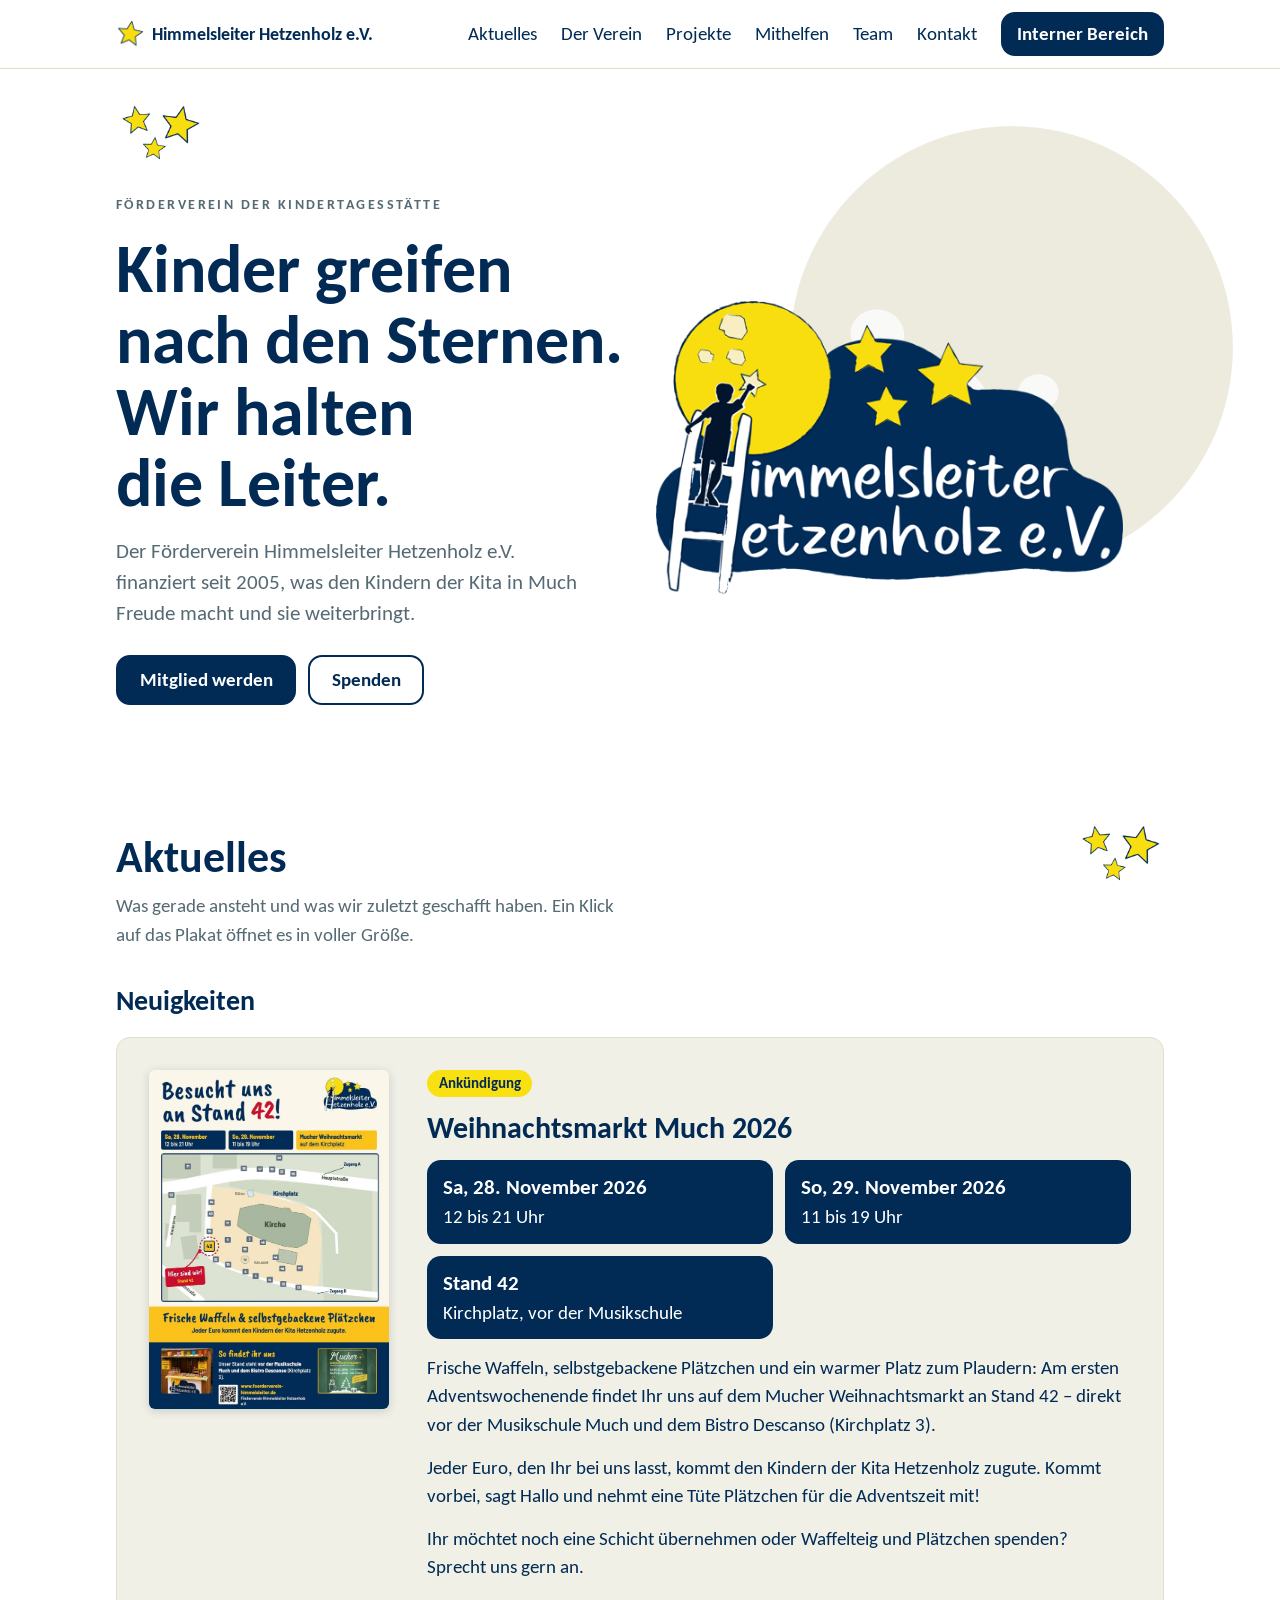
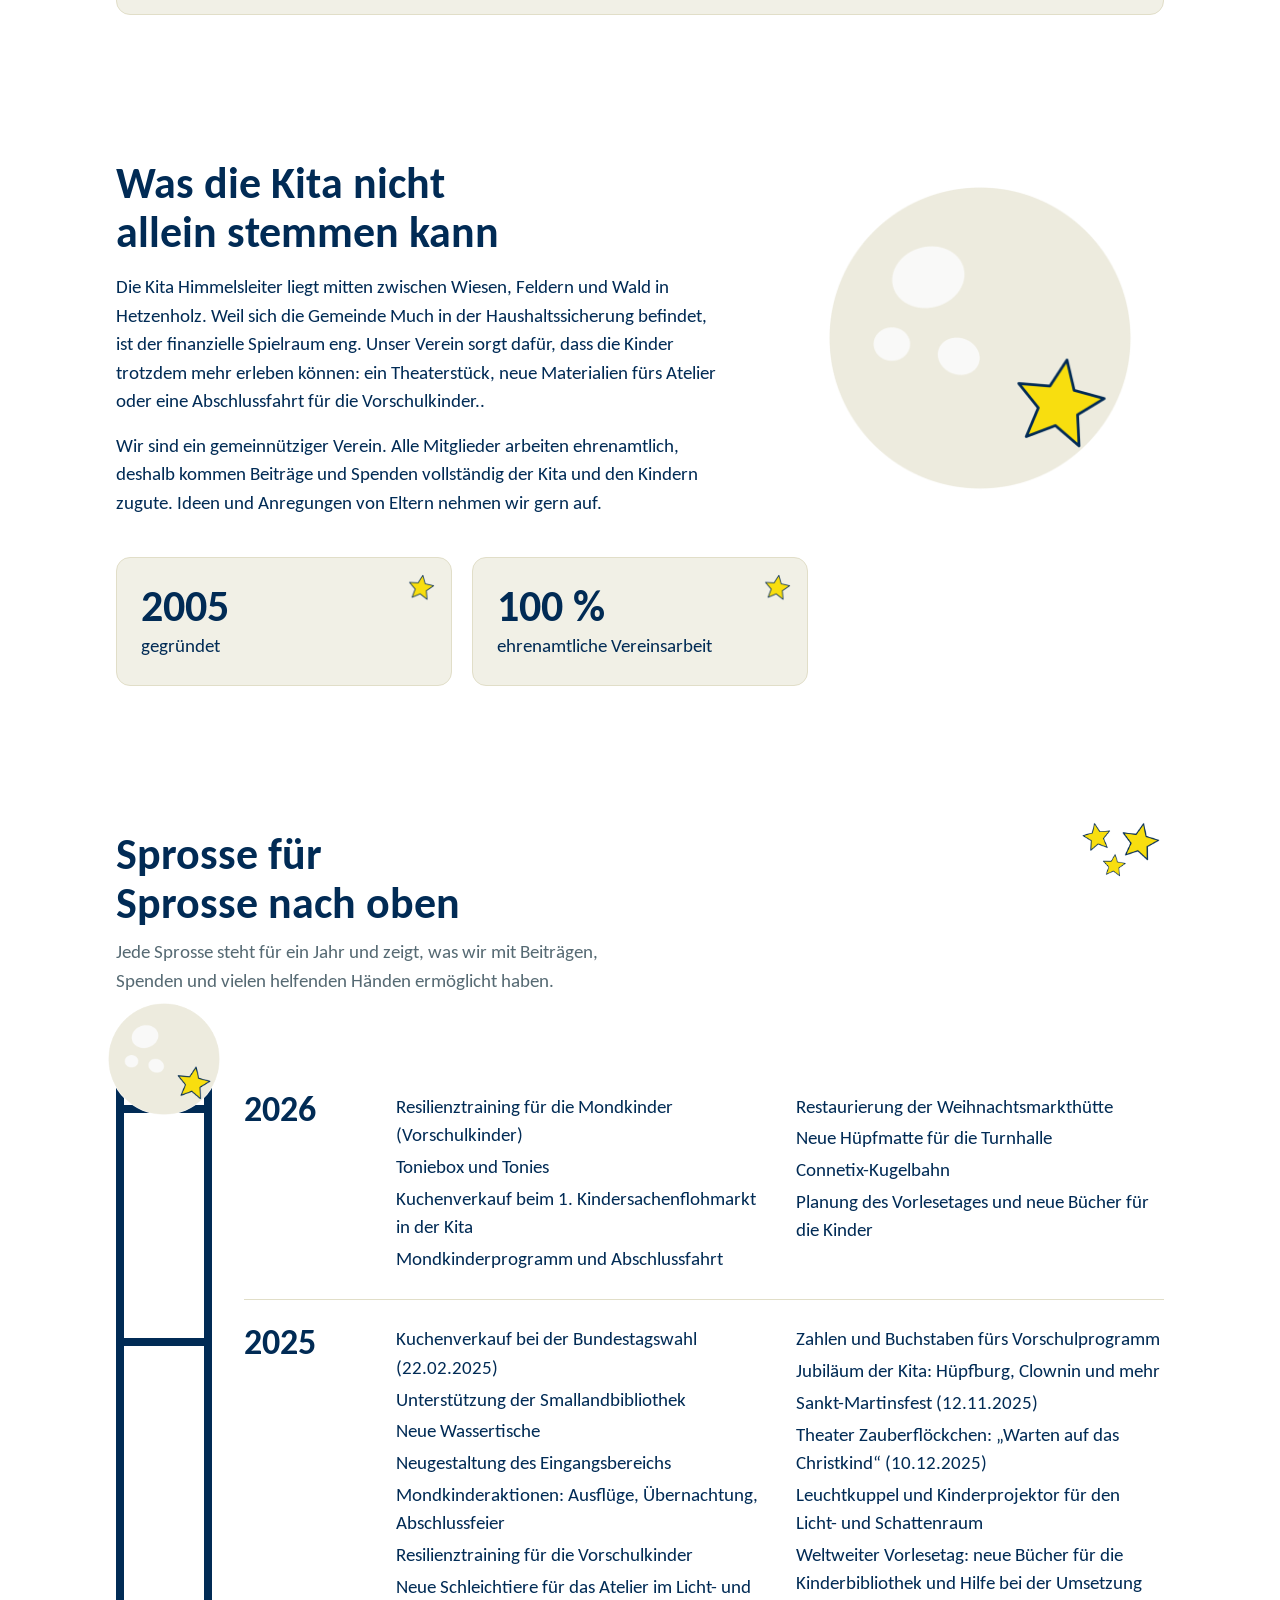
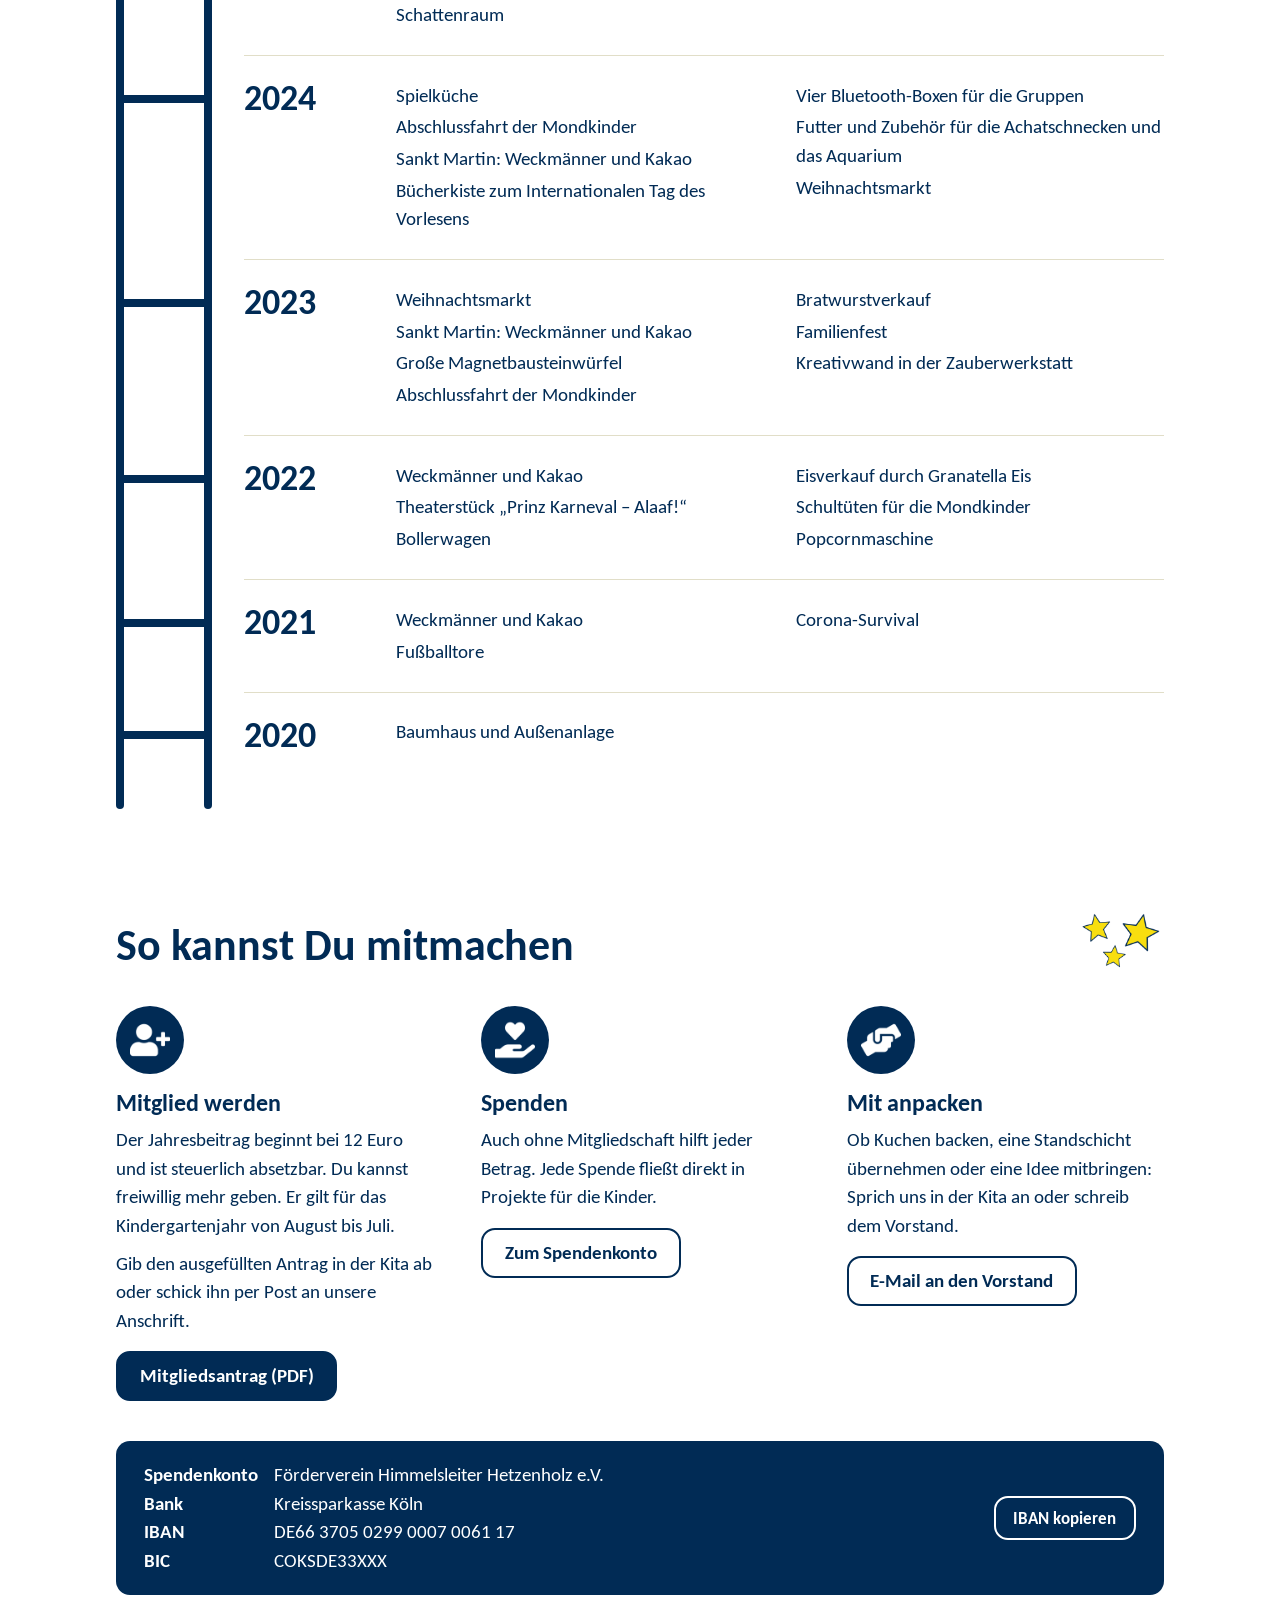
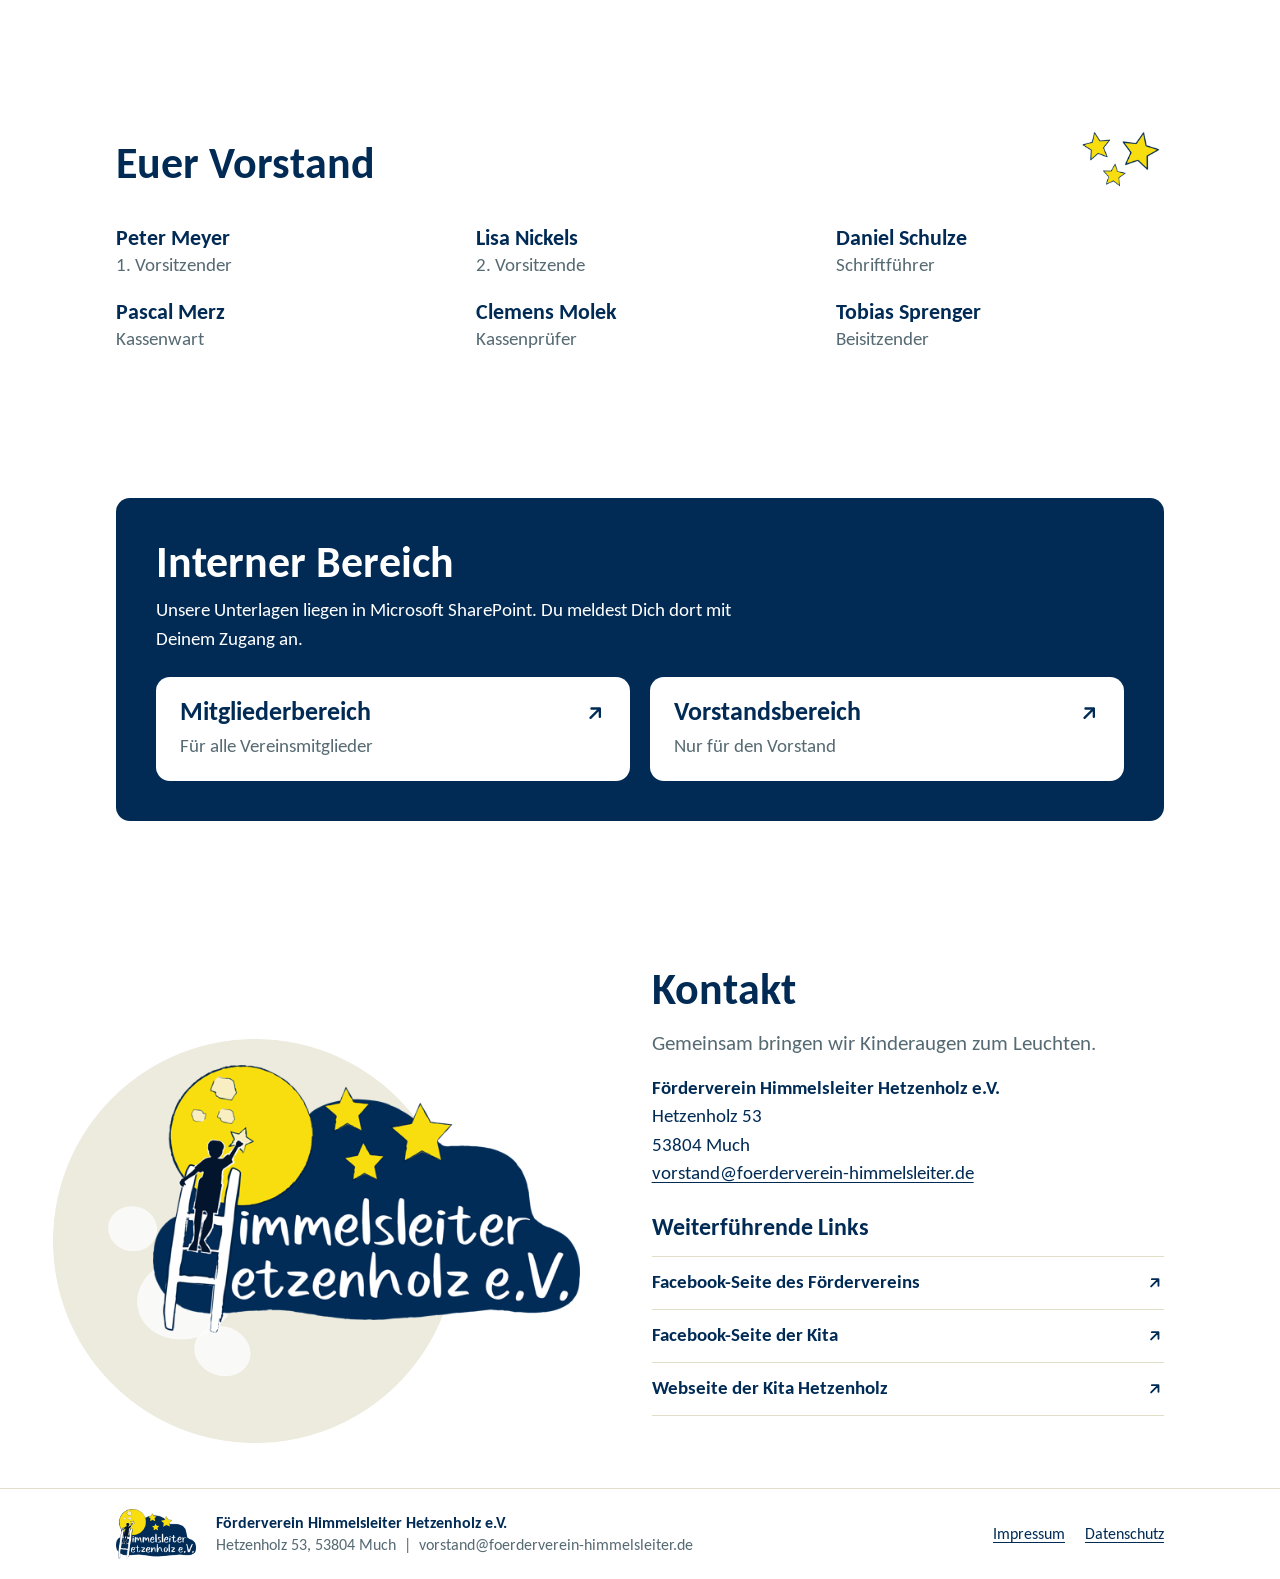
<file: index.html>
<!doctype html>
<html lang="de">
<head>
<meta charset="utf-8">
<meta name="viewport" content="width=device-width, initial-scale=1, viewport-fit=cover">
<title>Förderverein Himmelsleiter Hetzenholz</title>
<meta name="description" content="Der Förderverein Himmelsleiter Hetzenholz e.V. unterstützt die Kita in Much mit Aktionen und Ausstattung. Werde Mitglied, spende oder pack mit an.">
<meta property="og:title" content="Förderverein Himmelsleiter Hetzenholz e.V.">
<meta property="og:description" content="Kinder greifen nach den Sternen. Wir halten die Leiter.">
<meta property="og:image" content="img/vorschau.png">
<link rel="icon" href="img/favicon.svg" type="image/svg+xml">
<link rel="stylesheet" href="css/style.css">
</head>
<body>

<a class="sprung" href="#inhalt">Zum Inhalt springen</a>

<header class="kopf">
  <div class="innen">
    <a class="marke" href="index.html"><img src="img/stern.png" alt="" width="120" height="120"><span>Himmelsleiter Hetzenholz e.V.</span></a>
    <button class="nav-knopf" type="button" aria-expanded="false" aria-controls="nav">Menü</button>
    <nav class="nav" id="nav" aria-label="Hauptmenü">
      <ul>
        <li><a href="#aktuelles">Aktuelles</a></li>
        <li><a href="#verein">Der Verein</a></li>
        <li><a href="#projekte">Projekte</a></li>
        <li><a href="#mithelfen">Mithelfen</a></li>
        <li><a href="#team">Team</a></li>
        <li><a href="#kontakt">Kontakt</a></li>
        <li><a class="nav-intern" href="#intern">Interner Bereich</a></li>
      </ul>
    </nav>
  </div>
</header>

<main id="inhalt">

<section class="titel">
  <div class="innen">
    <div class="titel-text">
      <img class="titel-sterne" src="img/sterne.png" alt="" width="260" height="190">
      <p class="dachzeile">Förderverein der Kindertagesstätte</p>
      <h1>Kinder greifen nach den Sternen. <span>Wir halten die Leiter.</span></h1>
      <p>Der Förderverein Himmelsleiter Hetzenholz e.V. finanziert seit 2005, was den Kindern der Kita in Much Freude macht und sie weiterbringt.</p>
      <div class="knoepfe">
        <a class="knopf knopf-voll" href="#mithelfen">Mitglied werden</a>
        <a class="knopf knopf-rand" href="#spenden">Spenden</a>
      </div>
    </div>
    <div class="mondbild">
      <img class="mond" src="img/mond.png" alt="" width="760" height="760">
      <img class="logo" src="img/logo.png" alt="Logo Himmelsleiter Hetzenholz e.V." width="520" height="328">
    </div>
  </div>
</section>

<section class="abschnitt" id="aktuelles">
  <div class="innen">
    <img class="sterne" src="img/sterne.png" alt="" width="260" height="190">
    <div class="abschnitt-kopf">
      <h2>Aktuelles</h2>
      <p class="leise">Was gerade ansteht und was wir zuletzt geschafft haben. Ein Klick auf das Plakat öffnet es in voller Größe.</p>
    </div>
    <!-- Die Bereiche zwischen AUTO-Markierungen werden automatisch aus SharePoint erzeugt
         (scripts/neuigkeiten.py). Änderungen von Hand dort werden beim nächsten Lauf überschrieben. -->
    <h3 class="unterkopf">Neuigkeiten</h3>
    <div class="termine-liste">
      <!-- AUTO:NEUIGKEITEN START -->
      <article class="aktuell">
        <a class="plakat" href="img/auto/8-8e041a1eda.jpg" target="_blank" rel="noopener"><img src="img/auto/8-8e041a1eda-klein.jpg" alt="Plakat: Weihnachtsmarkt Much 2026" width="640" height="905"></a>
        <div class="aktuell-text">
          <p class="art">Ankündigung</p>
          <h3>Weihnachtsmarkt Much 2026</h3>
          <div class="termine">
            <div class="termin"><b>Sa, 28. November 2026</b>12 bis 21 Uhr</div>
            <div class="termin"><b>So, 29. November 2026</b>11 bis 19 Uhr</div>
            <div class="termin"><b>Stand 42</b>Kirchplatz, vor der Musikschule</div>
          </div>
          <p>Frische Waffeln, selbstgebackene Plätzchen und ein warmer Platz zum Plaudern: Am ersten Adventswochenende findet Ihr uns auf dem Mucher Weihnachtsmarkt an Stand 42 – direkt vor der Musikschule Much und dem Bistro Descanso (Kirchplatz 3).</p>
          <p>Jeder Euro, den Ihr bei uns lasst, kommt den Kindern der Kita Hetzenholz zugute. Kommt vorbei, sagt Hallo und nehmt eine Tüte Plätzchen für die Adventszeit mit!</p>
          <p>Ihr möchtet noch eine Schicht übernehmen oder Waffelteig und Plätzchen spenden? Sprecht uns gern an.</p>
        </div>
      </article>
      <!-- AUTO:NEUIGKEITEN ENDE -->
    </div>
    <!-- AUTO:PROJEKTE START -->
    <!-- AUTO:PROJEKTE ENDE -->
  </div>
</section>

<section class="abschnitt" id="verein">
  <div class="innen">
    <div class="verein">
      <div class="verein-text">
        <h2>Was die Kita nicht allein stemmen kann</h2>
        <p>Die Kita Himmelsleiter liegt mitten zwischen Wiesen, Feldern und Wald in Hetzenholz. Weil sich die Gemeinde Much in der Haushaltssicherung befindet, ist der finanzielle Spielraum eng. Unser Verein sorgt dafür, dass die Kinder trotzdem mehr erleben können: ein Theaterstück, neue Materialien fürs Atelier oder eine Abschlussfahrt für die Vorschulkinder..</p>
        <p>Wir sind ein gemeinnütziger Verein. Alle Mitglieder arbeiten ehrenamtlich, deshalb kommen Beiträge und Spenden vollständig der Kita und den Kindern zugute. Ideen und Anregungen von Eltern nehmen wir gern auf.</p>
      </div>
      <img class="verein-bild" src="img/mond-stern.png" alt="" width="620" height="620" loading="lazy">
    </div>
    <dl class="zahlen">
      <div class="zahl"><img src="img/stern.png" alt="" width="120" height="120"><dt>2005</dt><dd>gegründet</dd></div>
      <div class="zahl"><img src="img/stern.png" alt="" width="120" height="120"><dt>100 %</dt><dd>ehrenamtliche Vereinsarbeit</dd></div>
    </dl>
  </div>
</section>

<section class="abschnitt" id="projekte">
  <div class="innen">
    <img class="sterne" src="img/sterne.png" alt="" width="260" height="190" loading="lazy">
    <div class="abschnitt-kopf">
      <h2>Sprosse für Sprosse nach oben</h2>
      <p class="leise">Jede Sprosse steht für ein Jahr und zeigt, was wir mit Beiträgen, Spenden und vielen helfenden Händen ermöglicht haben.</p>
    </div>
    <div class="leiter">
      <img class="leiter-mond" src="img/mond-stern.png" alt="" width="620" height="620" loading="lazy">
      <ol>
      <li class="jahr">
        <h3>2026</h3>
        <ul>
          <li>Resilienztraining für die Mondkinder (Vorschulkinder)</li>
          <li>Toniebox und Tonies</li>
          <li>Kuchenverkauf beim 1. Kindersachenflohmarkt in der Kita</li>
          <li>Mondkinderprogramm und Abschlussfahrt</li>
          <li>Restaurierung der Weihnachtsmarkthütte</li>
          <li>Neue Hüpfmatte für die Turnhalle</li>
          <li>Connetix-Kugelbahn</li>
          <li>Planung des Vorlesetages und neue Bücher für die Kinder</li>
        </ul>
      </li>
      <li class="jahr">
        <h3>2025</h3>
        <ul>
          <li>Kuchenverkauf bei der Bundestagswahl (22.02.2025)</li>
          <li>Unterstützung der Smallandbibliothek</li>
          <li>Neue Wassertische</li>
          <li>Neugestaltung des Eingangsbereichs</li>
          <li>Mondkinderaktionen: Ausflüge, Übernachtung, Abschlussfeier</li>
          <li>Resilienztraining für die Vorschulkinder</li>
          <li>Neue Schleichtiere für das Atelier im Licht- und Schattenraum</li>
          <li>Zahlen und Buchstaben fürs Vorschulprogramm</li>
          <li>Jubiläum der Kita: Hüpfburg, Clownin und mehr</li>
          <li>Sankt-Martinsfest (12.11.2025)</li>
          <li>Theater Zauberflöckchen: „Warten auf das Christkind“ (10.12.2025)</li>
          <li>Leuchtkuppel und Kinderprojektor für den Licht- und Schattenraum</li>
          <li>Weltweiter Vorlesetag: neue Bücher für die Kinderbibliothek und Hilfe bei der Umsetzung</li>
        </ul>
      </li>
      <li class="jahr">
        <h3>2024</h3>
        <ul>
          <li>Spielküche</li>
          <li>Abschlussfahrt der Mondkinder</li>
          <li>Sankt Martin: Weckmänner und Kakao</li>
          <li>Bücherkiste zum Internationalen Tag des Vorlesens</li>
          <li>Vier Bluetooth-Boxen für die Gruppen</li>
          <li>Futter und Zubehör für die Achatschnecken und das Aquarium</li>
          <li>Weihnachtsmarkt</li>
        </ul>
      </li>
      <li class="jahr">
        <h3>2023</h3>
        <ul>
          <li>Weihnachtsmarkt</li>
          <li>Sankt Martin: Weckmänner und Kakao</li>
          <li>Große Magnetbausteinwürfel</li>
          <li>Abschlussfahrt der Mondkinder</li>
          <li>Bratwurstverkauf</li>
          <li>Familienfest</li>
          <li>Kreativwand in der Zauberwerkstatt</li>
        </ul>
      </li>
      <li class="jahr">
        <h3>2022</h3>
        <ul>
          <li>Weckmänner und Kakao</li>
          <li>Theaterstück „Prinz Karneval – Alaaf!“</li>
          <li>Bollerwagen</li>
          <li>Eisverkauf durch Granatella Eis</li>
          <li>Schultüten für die Mondkinder</li>
          <li>Popcornmaschine</li>
        </ul>
      </li>
      <li class="jahr">
        <h3>2021</h3>
        <ul>
          <li>Weckmänner und Kakao</li>
          <li>Fußballtore</li>
          <li>Corona-Survival</li>
        </ul>
      </li>
      <li class="jahr">
        <h3>2020</h3>
        <ul>
          <li>Baumhaus und Außenanlage</li>
        </ul>
      </li>
      </ol>
    </div>
  </div>
</section>

<section class="abschnitt" id="mithelfen">
  <div class="innen">
    <img class="sterne" src="img/sterne.png" alt="" width="260" height="190" loading="lazy">
    <div class="abschnitt-kopf">
      <h2>So kannst Du mitmachen</h2>
    </div>
    <div class="wege">
      <div class="weg">
        <div class="rund-icon"><img src="img/icon-mitglied.png" alt="" width="96" height="96" loading="lazy"></div>
        <h3>Mitglied werden</h3>
        <p>Der Jahresbeitrag beginnt bei 12 Euro und ist steuerlich absetzbar. Du kannst freiwillig mehr geben. Er gilt für das Kindergartenjahr von August bis Juli.</p>
        <p>Gib den ausgefüllten Antrag in der Kita ab oder schick ihn per Post an unsere Anschrift.</p>
        <a class="knopf knopf-voll" href="https://www.kita-hetzenholz.de/wp-content/uploads/2024/07/Foerderverein-Himmelsleiter-Antrag-Mitgliedschaft.pdf" target="_blank" rel="noopener">Mitgliedsantrag (PDF)</a>
      </div>
      <div class="weg">
        <div class="rund-icon"><img src="img/icon-spenden.png" alt="" width="96" height="96" loading="lazy"></div>
        <h3>Spenden</h3>
        <p>Auch ohne Mitgliedschaft hilft jeder Betrag. Jede Spende fließt direkt in Projekte für die Kinder.</p>
        <a class="knopf knopf-rand" href="#spenden">Zum Spendenkonto</a>
      </div>
      <div class="weg">
        <div class="rund-icon"><img src="img/icon-anpacken.png" alt="" width="96" height="96" loading="lazy"></div>
        <h3>Mit anpacken</h3>
        <p>Ob Kuchen backen, eine Standschicht übernehmen oder eine Idee mitbringen: Sprich uns in der Kita an oder schreib dem Vorstand.</p>
        <a class="knopf knopf-rand" href="mailto:vorstand@foerderverein-himmelsleiter.de">E-Mail an den Vorstand</a>
      </div>
    </div>
    <div class="konto-band" id="spenden">
      <dl class="konto">
        <dt>Spendenkonto</dt><dd>Förderverein Himmelsleiter Hetzenholz e.V.</dd>
        <dt>Bank</dt><dd>Kreissparkasse Köln</dd>
        <dt>IBAN</dt><dd id="iban">DE66 3705 0299 0007 0061 17</dd>
        <dt>BIC</dt><dd>COKSDE33XXX</dd>
      </dl>
      <button class="kopieren" id="iban-kopieren" type="button">IBAN kopieren</button>
    </div>
  </div>
</section>

<section class="abschnitt" id="team">
  <div class="innen">
    <img class="sterne" src="img/sterne.png" alt="" width="260" height="190" loading="lazy">
    <div class="abschnitt-kopf">
      <h2>Euer Vorstand</h2>
    </div>
    <ul class="team">
      <li><b>Peter Meyer</b><span>1. Vorsitzender</span></li>
      <li><b>Lisa Nickels</b><span>2. Vorsitzende</span></li>
      <li><b>Daniel Schulze</b><span>Schriftführer</span></li>
      <li><b>Pascal Merz</b><span>Kassenwart</span></li>
      <li><b>Clemens Molek</b><span>Kassenprüfer</span></li>
      <li><b>Tobias Sprenger</b><span>Beisitzender</span></li>
    </ul>
  </div>
</section>

<section class="abschnitt" id="intern">
  <div class="innen">
    <div class="intern">
      <div class="abschnitt-kopf">
        <h2>Interner Bereich</h2>
        <p>Unsere Unterlagen liegen in Microsoft SharePoint. Du meldest Dich dort mit Deinem Zugang an.</p>
      </div>
      <div class="tueren">
        <a class="tuer" href="https://himmelsleiterhetzenholz.sharepoint.com/sites/Mitgliederbereich/SitePages/Home.aspx" target="_blank" rel="noopener">
          <strong>Mitgliederbereich <svg viewBox="0 0 24 24" fill="none" stroke="currentColor" stroke-width="2.5" stroke-linecap="round" stroke-linejoin="round" aria-hidden="true"><path d="M7 17 17 7M8 7h9v9"/></svg></strong>
          <span>Für alle Vereinsmitglieder</span>
        </a>
        <a class="tuer" href="https://himmelsleiterhetzenholz.sharepoint.com/sites/Vorstand/SitePages/CollabHome.aspx" target="_blank" rel="noopener">
          <strong>Vorstandsbereich <svg viewBox="0 0 24 24" fill="none" stroke="currentColor" stroke-width="2.5" stroke-linecap="round" stroke-linejoin="round" aria-hidden="true"><path d="M7 17 17 7M8 7h9v9"/></svg></strong>
          <span>Nur für den Vorstand</span>
        </a>
      </div>
    </div>
  </div>
</section>

<section class="abschnitt mond-ende" id="kontakt">
  <div class="innen kontakt">
    <div class="mondbild mondbild-links">
      <img class="mond" src="img/mond.png" alt="" width="760" height="760" loading="lazy">
      <img class="logo" src="img/logo.png" alt="Logo Himmelsleiter Hetzenholz e.V." width="520" height="328" loading="lazy">
    </div>
    <div class="kontakt-text">
      <h2>Kontakt</h2>
      <p class="kontakt-spruch">Gemeinsam bringen wir Kinderaugen zum Leuchten.</p>
      <p><b>Förderverein Himmelsleiter Hetzenholz e.V.</b><br>Hetzenholz 53<br>53804 Much<br><a href="mailto:vorstand@foerderverein-himmelsleiter.de">vorstand@foerderverein-himmelsleiter.de</a></p>
      <h3>Weiterführende Links</h3>
      <ul class="linkliste">
        <li><a href="https://www.facebook.com/foevhh/" target="_blank" rel="noopener">Facebook-Seite des Fördervereins <svg viewBox="0 0 24 24" fill="none" stroke="currentColor" stroke-width="2.5" stroke-linecap="round" stroke-linejoin="round" aria-hidden="true"><path d="M7 17 17 7M8 7h9v9"/></svg></a></li>
        <li><a href="https://www.facebook.com/profile.php?id=61573913341178" target="_blank" rel="noopener">Facebook-Seite der Kita <svg viewBox="0 0 24 24" fill="none" stroke="currentColor" stroke-width="2.5" stroke-linecap="round" stroke-linejoin="round" aria-hidden="true"><path d="M7 17 17 7M8 7h9v9"/></svg></a></li>
        <li><a href="https://www.kita-hetzenholz.de/" target="_blank" rel="noopener">Webseite der Kita Hetzenholz <svg viewBox="0 0 24 24" fill="none" stroke="currentColor" stroke-width="2.5" stroke-linecap="round" stroke-linejoin="round" aria-hidden="true"><path d="M7 17 17 7M8 7h9v9"/></svg></a></li>
      </ul>
    </div>
  </div>
</section>

</main>

<footer class="fuss">
  <div class="innen">
    <img src="img/logo.png" alt="Logo Himmelsleiter Hetzenholz e.V." width="520" height="328" loading="lazy">
    <p><b>Förderverein Himmelsleiter Hetzenholz e.V.</b><br>Hetzenholz 53, 53804 Much &nbsp;|&nbsp; vorstand@foerderverein-himmelsleiter.de</p>
    <nav aria-label="Rechtliches">
      <a href="impressum.html">Impressum</a>
      <a href="datenschutz.html">Datenschutz</a>
    </nav>
  </div>
</footer>

<script src="js/main.js"></script>
</body>
</html>
</file>
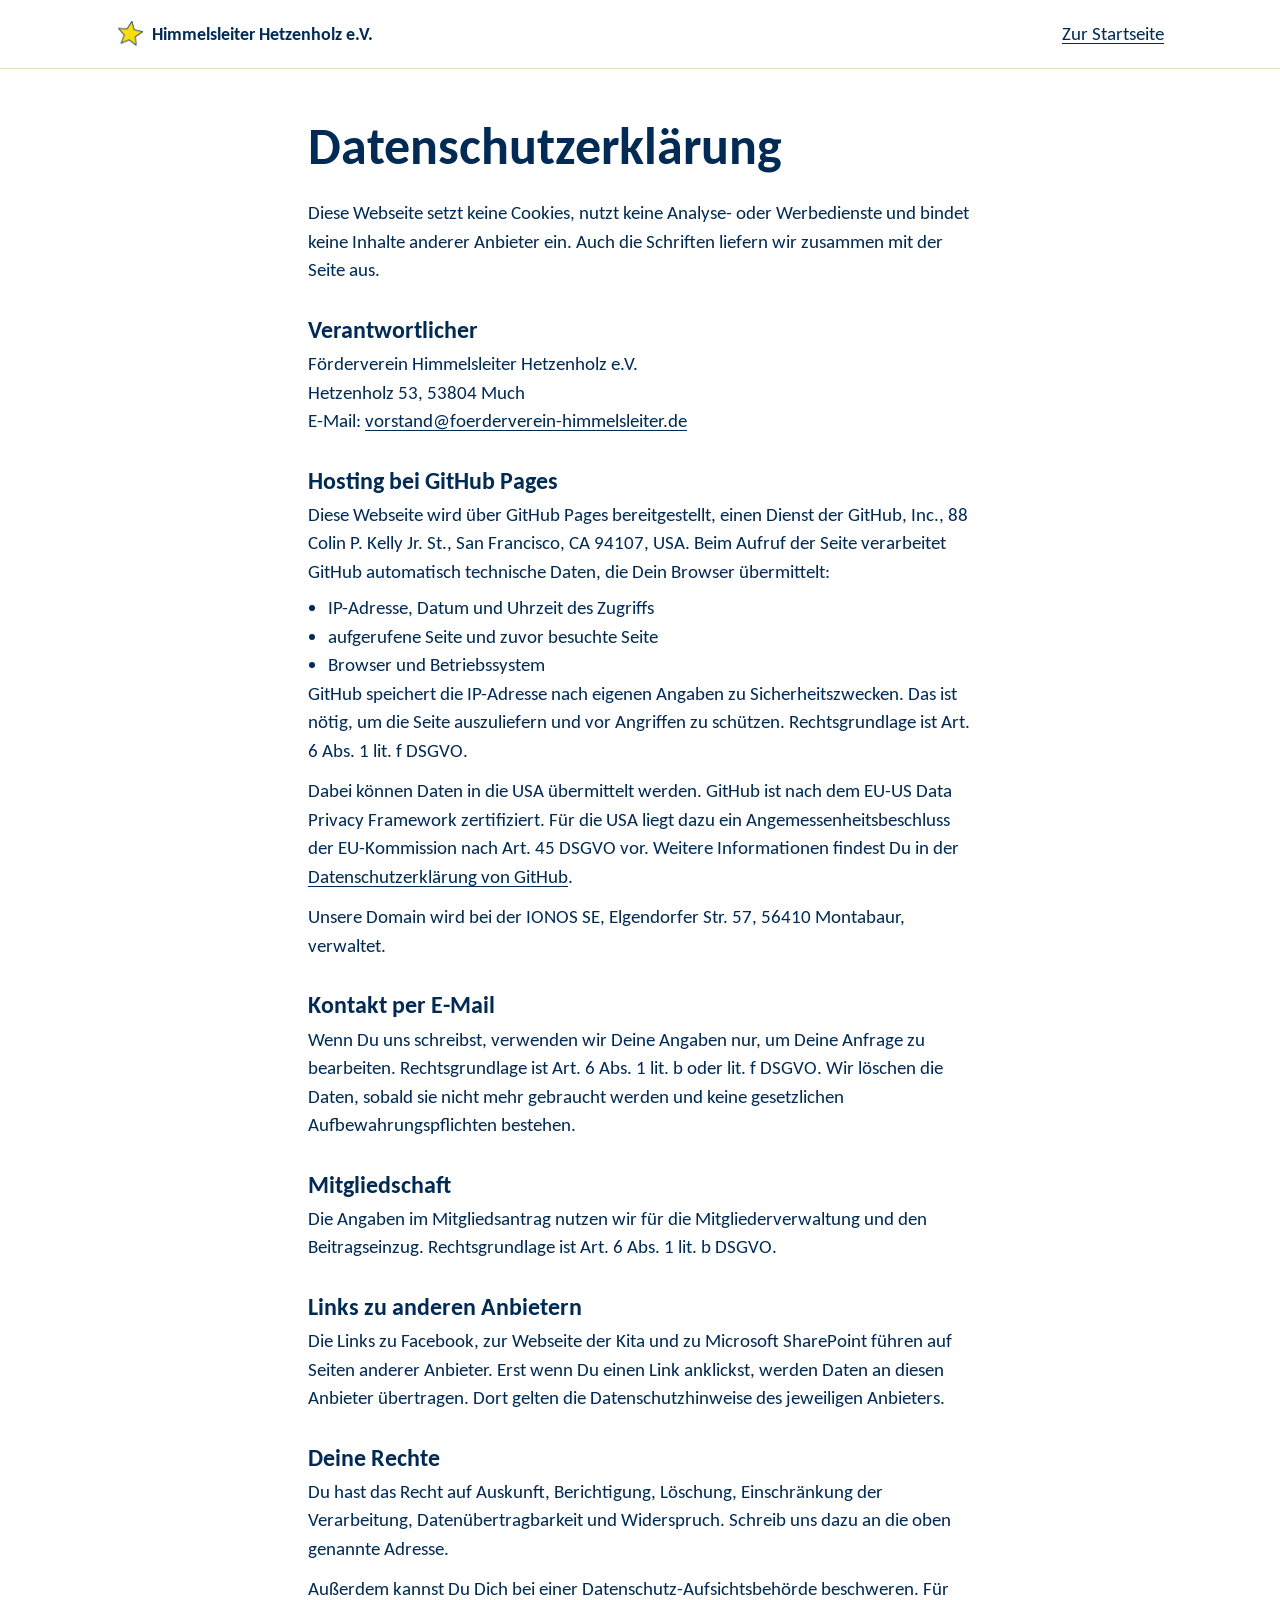
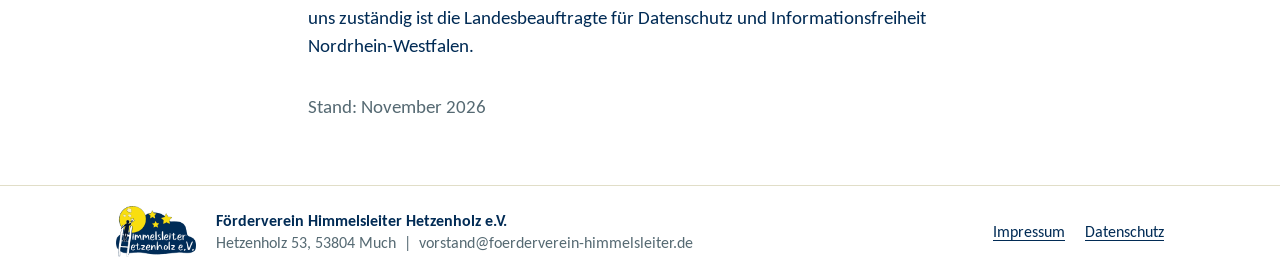
<file: datenschutz.html>
<!doctype html>
<html lang="de">
<head>
<meta charset="utf-8">
<meta name="viewport" content="width=device-width, initial-scale=1, viewport-fit=cover">
<title>Datenschutz – Förderverein Himmelsleiter Hetzenholz</title>
<link rel="icon" href="img/favicon.svg" type="image/svg+xml">
<link rel="stylesheet" href="css/style.css">
</head>
<body>
<header class="kopf">
  <div class="innen">
    <a class="marke" href="index.html"><img src="img/stern.png" alt="" width="120" height="120"><span>Himmelsleiter Hetzenholz e.V.</span></a>
    <a href="index.html">Zur Startseite</a>
  </div>
</header>
<main class="innen recht">
  <h1>Datenschutzerklärung</h1>
  <p>Diese Webseite setzt keine Cookies, nutzt keine Analyse- oder Werbedienste und bindet keine Inhalte anderer Anbieter ein. Auch die Schriften liefern wir zusammen mit der Seite aus.</p>

  <h2>Verantwortlicher</h2>
  <p>Förderverein Himmelsleiter Hetzenholz e.V.<br>Hetzenholz 53, 53804 Much<br>E-Mail: <a href="mailto:vorstand@foerderverein-himmelsleiter.de">vorstand@foerderverein-himmelsleiter.de</a></p>

  <h2>Hosting bei GitHub Pages</h2>
  <p>Diese Webseite wird über GitHub Pages bereitgestellt, einen Dienst der GitHub, Inc., 88 Colin P. Kelly Jr. St., San Francisco, CA 94107, USA. Beim Aufruf der Seite verarbeitet GitHub automatisch technische Daten, die Dein Browser übermittelt:</p>
  <ul>
    <li>IP-Adresse, Datum und Uhrzeit des Zugriffs</li>
    <li>aufgerufene Seite und zuvor besuchte Seite</li>
    <li>Browser und Betriebssystem</li>
  </ul>
  <p>GitHub speichert die IP-Adresse nach eigenen Angaben zu Sicherheitszwecken. Das ist nötig, um die Seite auszuliefern und vor Angriffen zu schützen. Rechtsgrundlage ist Art. 6 Abs. 1 lit. f DSGVO.</p>
  <p>Dabei können Daten in die USA übermittelt werden. GitHub ist nach dem EU-US Data Privacy Framework zertifiziert. Für die USA liegt dazu ein Angemessenheitsbeschluss der EU-Kommission nach Art. 45 DSGVO vor. Weitere Informationen findest Du in der <a href="https://docs.github.com/de/site-policy/privacy-policies/github-general-privacy-statement" target="_blank" rel="noopener">Datenschutzerklärung von GitHub</a>.</p>
  <p>Unsere Domain wird bei der IONOS SE, Elgendorfer Str. 57, 56410 Montabaur, verwaltet.</p>

  <h2>Kontakt per E-Mail</h2>
  <p>Wenn Du uns schreibst, verwenden wir Deine Angaben nur, um Deine Anfrage zu bearbeiten. Rechtsgrundlage ist Art. 6 Abs. 1 lit. b oder lit. f DSGVO. Wir löschen die Daten, sobald sie nicht mehr gebraucht werden und keine gesetzlichen Aufbewahrungspflichten bestehen.</p>

  <h2>Mitgliedschaft</h2>
  <p>Die Angaben im Mitgliedsantrag nutzen wir für die Mitgliederverwaltung und den Beitragseinzug. Rechtsgrundlage ist Art. 6 Abs. 1 lit. b DSGVO.</p>

  <h2>Links zu anderen Anbietern</h2>
  <p>Die Links zu Facebook, zur Webseite der Kita und zu Microsoft SharePoint führen auf Seiten anderer Anbieter. Erst wenn Du einen Link anklickst, werden Daten an diesen Anbieter übertragen. Dort gelten die Datenschutzhinweise des jeweiligen Anbieters.</p>

  <h2>Deine Rechte</h2>
  <p>Du hast das Recht auf Auskunft, Berichtigung, Löschung, Einschränkung der Verarbeitung, Datenübertragbarkeit und Widerspruch. Schreib uns dazu an die oben genannte Adresse.</p>
  <p>Außerdem kannst Du Dich bei einer Datenschutz-Aufsichtsbehörde beschweren. Für uns zuständig ist die Landesbeauftragte für Datenschutz und Informationsfreiheit Nordrhein-Westfalen.</p>

  <p class="leise" style="margin-top:2rem">Stand: November 2026</p>
</main>
<footer class="fuss">
  <div class="innen">
    <img src="img/logo.png" alt="Logo Himmelsleiter Hetzenholz e.V." width="520" height="328">
    <p><b>Förderverein Himmelsleiter Hetzenholz e.V.</b><br>Hetzenholz 53, 53804 Much &nbsp;|&nbsp; vorstand@foerderverein-himmelsleiter.de</p>
    <nav aria-label="Rechtliches">
      <a href="impressum.html">Impressum</a>
      <a href="datenschutz.html">Datenschutz</a>
    </nav>
  </div>
</footer>
</body>
</html>
</file>
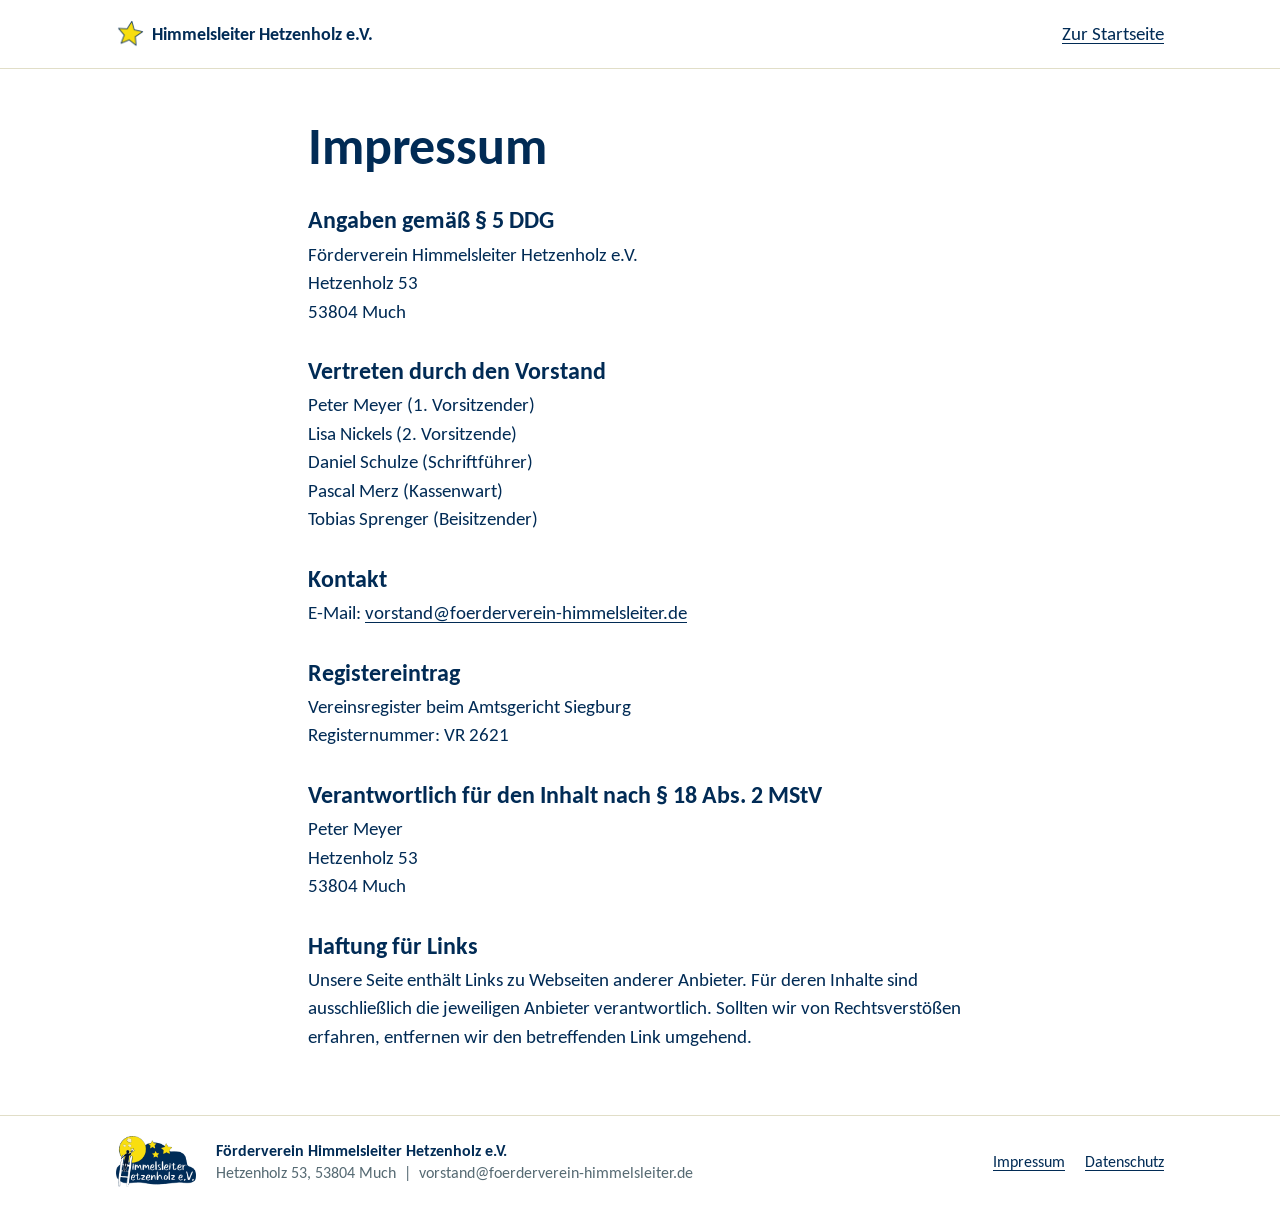
<file: impressum.html>
<!doctype html>
<html lang="de">
<head>
<meta charset="utf-8">
<meta name="viewport" content="width=device-width, initial-scale=1, viewport-fit=cover">
<title>Impressum – Förderverein Himmelsleiter Hetzenholz</title>
<link rel="icon" href="img/favicon.svg" type="image/svg+xml">
<link rel="stylesheet" href="css/style.css">
</head>
<body>
<header class="kopf">
  <div class="innen">
    <a class="marke" href="index.html"><img src="img/stern.png" alt="" width="120" height="120"><span>Himmelsleiter Hetzenholz e.V.</span></a>
    <a href="index.html">Zur Startseite</a>
  </div>
</header>
<main class="innen recht">
  <h1>Impressum</h1>

  <h2>Angaben gemäß § 5 DDG</h2>
  <p>Förderverein Himmelsleiter Hetzenholz e.V.<br>Hetzenholz 53<br>53804 Much</p>

  <h2>Vertreten durch den Vorstand</h2>
  <p>Peter Meyer (1. Vorsitzender)<br>Lisa Nickels (2. Vorsitzende)<br>Daniel Schulze (Schriftführer)<br>Pascal Merz (Kassenwart)<br>Tobias Sprenger (Beisitzender)</p>

  <h2>Kontakt</h2>
  <p>E-Mail: <a href="mailto:vorstand@foerderverein-himmelsleiter.de">vorstand@foerderverein-himmelsleiter.de</a></p>

  <h2>Registereintrag</h2>
  <p>Vereinsregister beim Amtsgericht Siegburg<br>Registernummer: VR 2621</p>

  <h2>Verantwortlich für den Inhalt nach § 18 Abs. 2 MStV</h2>
  <p>Peter Meyer<br>Hetzenholz 53<br>53804 Much</p>

  <h2>Haftung für Links</h2>
  <p>Unsere Seite enthält Links zu Webseiten anderer Anbieter. Für deren Inhalte sind ausschließlich die jeweiligen Anbieter verantwortlich. Sollten wir von Rechtsverstößen erfahren, entfernen wir den betreffenden Link umgehend.</p>
</main>
<footer class="fuss">
  <div class="innen">
    <img src="img/logo.png" alt="Logo Himmelsleiter Hetzenholz e.V." width="520" height="328">
    <p><b>Förderverein Himmelsleiter Hetzenholz e.V.</b><br>Hetzenholz 53, 53804 Much &nbsp;|&nbsp; vorstand@foerderverein-himmelsleiter.de</p>
    <nav aria-label="Rechtliches">
      <a href="impressum.html">Impressum</a>
      <a href="datenschutz.html">Datenschutz</a>
    </nav>
  </div>
</footer>
</body>
</html>
</file>
<file: css/style.css>
/* Layout: Präsentationsstandard des Vereins. Weißer Grund, Mond in Sand, Sterne oben rechts,
   Karten in hellem Sand, Marineblau als Fläche. Die Leiter zeigt die Vereinsjahre. */
:root {
  --marine: #012B55;
  --marine-tief: #001F3E;
  --sand: #E1DEC8;
  --sand-hell: #F1F0E6;
  --stern: #F9E010;
  --grau: #566A73; /* Vorlagen-Grau #677A83, leicht abgedunkelt für gute Lesbarkeit */
  --weiss: #FFFFFF;
  --schrift: Calibri, Carlito, "Helvetica Neue", Arial, sans-serif;
  --breite: 68rem;
  --rund: 14px;
  color-scheme: light;
}

/* Carlito ist die freie, maßgleiche Web-Entsprechung zu Calibri */
@font-face { font-family: "Carlito"; font-weight: 400; font-display: swap; src: url("../fonts/carlito-latin-400-normal.woff2") format("woff2"); }
@font-face { font-family: "Carlito"; font-weight: 700; font-display: swap; src: url("../fonts/carlito-latin-700-normal.woff2") format("woff2"); }

*, *::before, *::after { box-sizing: border-box; }
html { scroll-behavior: smooth; scroll-padding-top: 6rem; -webkit-text-size-adjust: 100%; }
body { margin: 0; background: var(--weiss); color: var(--marine); font-family: var(--schrift); font-size: 1.1875rem; line-height: 1.5; }
img { display: block; max-width: 100%; height: auto; }
h1, h2, h3 { margin: 0; color: var(--marine); font-weight: 700; line-height: 1.12; text-wrap: balance; }
h2 { font-size: clamp(2rem, 1.6rem + 1.8vw, 2.75rem); }
h3 { font-size: 1.5rem; }
p { margin: 0; }
ul, ol { margin: 0; padding: 0; list-style: none; }
a { color: var(--marine); text-underline-offset: .18em; text-decoration-thickness: 1px; }
a:hover { text-decoration-thickness: 2px; }
:focus-visible { outline: 3px solid var(--marine); outline-offset: 3px; border-radius: 3px; }

.innen { position: relative; width: 100%; max-width: var(--breite); margin-inline: auto; padding-left: max(20px, env(safe-area-inset-left, 0px)); padding-right: max(20px, env(safe-area-inset-right, 0px)); }
.abschnitt { padding-block: clamp(3rem, 6vw, 4.5rem); }
.abschnitt-kopf { display: grid; gap: .6rem; max-width: 38rem; margin-bottom: 2.25rem; padding-right: 6.5rem; }
.leise { color: var(--grau); }
.sterne { position: absolute; top: -.75rem; right: max(20px, env(safe-area-inset-right, 0px)); width: 5.5rem; }

.sprung { position: absolute; left: -999px; top: 0; z-index: 30; background: var(--weiss); padding: .75rem 1rem; }
.sprung:focus { left: 8px; top: 8px; }

/* Kopfzeile */
.kopf { position: sticky; top: 0; z-index: 20; background: var(--weiss); border-bottom: 1px solid var(--sand); }
.kopf .innen { display: flex; align-items: center; justify-content: space-between; gap: 1rem; min-height: 4.25rem; }
.marke { display: flex; align-items: center; gap: .5rem; min-height: 44px; font-weight: 700; font-size: 1.15rem; white-space: nowrap; text-decoration: none; }
.marke img { width: 1.75rem; height: 1.75rem; flex: none; }
.nav-knopf { display: none; min-height: 44px; padding: .4rem 1rem; border: 1px solid var(--marine); border-radius: var(--rund); background: none; color: var(--marine); font: 700 1.05rem var(--schrift); cursor: pointer; }
.nav ul { display: flex; align-items: center; gap: 1.5rem; }
.nav a { display: inline-flex; align-items: center; min-height: 44px; text-decoration: none; }
.nav a:hover { text-decoration: underline; }
.nav a.nav-intern { padding-inline: 1rem; border-radius: var(--rund); background: var(--marine); color: var(--weiss); font-weight: 700; }

/* Eröffnung wie Titelfolie */
.titel { overflow: hidden; }
.titel .innen { display: grid; grid-template-columns: minmax(0, 1fr) minmax(0, 1fr); align-items: center; gap: 2rem; padding-block: 2rem 3.5rem; }
.titel-text { display: grid; gap: 1.1rem; min-width: 0; }
.titel-sterne { width: 5.5rem; margin-bottom: .75rem; }
.dachzeile { font-size: .85rem; font-weight: 700; letter-spacing: .18em; text-transform: uppercase; color: var(--grau); }
.titel h1 { font-size: clamp(2.6rem, 1.7rem + 3.6vw, 4.25rem); line-height: 1.05; }
.titel h1 span { display: block; }
.titel-text > p:not(.dachzeile) { max-width: 30rem; font-size: 1.3rem; color: var(--grau); }
.knoepfe { display: flex; flex-wrap: wrap; gap: .75rem; margin-top: .5rem; }
.knopf { display: inline-flex; align-items: center; justify-content: center; min-height: 48px; padding: .55rem 1.35rem; border-radius: var(--rund); border: 2px solid var(--marine); font-weight: 700; text-decoration: none; }
.knopf-voll { background: var(--marine); color: var(--weiss); }
.knopf-voll:hover { background: var(--marine-tief); }
.knopf-rand { color: var(--marine); }
.knopf-rand:hover { background: var(--sand-hell); }

/* Logo auf dem Mond */
.mondbild { position: relative; aspect-ratio: 1 / .86; min-width: 0; }
.mondbild .mond { position: absolute; top: -14%; right: -14%; width: 88%; }
.mondbild .logo { position: absolute; left: 0; bottom: 6%; width: 92%; }
.mondbild-links .mond { right: auto; left: -14%; top: auto; bottom: -14%; }
.mondbild-links .logo { left: auto; right: 0; bottom: 14%; }

/* Verein */
.verein { display: grid; grid-template-columns: minmax(0, 1.25fr) minmax(0, .75fr); gap: clamp(2rem, 5vw, 4rem); align-items: center; }
.verein-text { display: grid; gap: 1rem; min-width: 0; }
.verein-text p { max-width: 38rem; }
.verein-bild { width: 100%; max-width: 19rem; justify-self: center; }
.zahlen { display: grid; grid-template-columns: repeat(3, minmax(0, 1fr)); gap: 1.25rem; margin: 2.5rem 0 0; }
.zahl { position: relative; display: grid; gap: .1rem; padding: 1.5rem; border: 1px solid var(--sand); border-radius: var(--rund); background: var(--sand-hell); }
.zahl img { position: absolute; top: 1rem; right: 1rem; width: 1.75rem; height: 1.75rem; }
.zahl dt { font-size: 2.75rem; font-weight: 700; line-height: 1.1; }
.zahl dd { margin: 0; }

/* Leiter */
.leiter { --holm: 6rem; position: relative; margin-top: 4.5rem; }
.leiter::before, .leiter::after { content: ""; position: absolute; top: 0; bottom: -2rem; width: 8px; border-radius: 4px; background: var(--marine); }
.leiter::before { left: 0; }
.leiter::after { left: calc(var(--holm) - 8px); }
.leiter-mond { position: absolute; z-index: 1; left: calc(var(--holm) / 2 - 3.5rem); top: -4rem; width: 7rem; height: 7rem; border-radius: 50%; background: var(--weiss); }
.jahr { position: relative; display: grid; grid-template-columns: minmax(0, 8rem) minmax(0, 1fr); gap: 1.5rem; margin-left: calc(var(--holm) + 2rem); padding-block: 1.5rem; min-width: 0; }
.jahr::before { content: ""; position: absolute; left: calc(-1 * (var(--holm) + 2rem)); top: 2.4rem; width: var(--holm); height: 8px; border-radius: 4px; background: var(--marine); }
.jahr + .jahr { border-top: 1px solid var(--sand); }
.jahr h3 { font-size: 2.25rem; line-height: 1; }
.jahr ul { columns: 2; column-gap: 2rem; min-width: 0; }
.jahr li { break-inside: avoid; padding-block: .1rem; }

/* Weihnachtsmarkt */
.markt { display: grid; grid-template-columns: minmax(0, .85fr) minmax(0, 1.15fr); gap: clamp(1.5rem, 4vw, 3rem); align-items: center; padding: clamp(1.25rem, 3vw, 2rem); border: 1px solid var(--sand); border-radius: var(--rund); background: var(--sand-hell); }
.markt img { width: 100%; aspect-ratio: 1 / 1; object-fit: cover; border-radius: var(--rund); }
.markt-text { display: grid; gap: .9rem; min-width: 0; }
.termine { display: grid; grid-template-columns: repeat(2, minmax(0, 1fr)); gap: .75rem; }
.termin { padding: .75rem 1rem; border-radius: var(--rund); background: var(--marine); color: var(--weiss); }
.termin b { display: block; font-size: 1.3rem; }

/* Aktuelles */
.termine-liste { display: grid; gap: 1.5rem; }
.aktuell { display: grid; grid-template-columns: minmax(0, 15rem) minmax(0, 1fr); gap: clamp(1.25rem, 3vw, 2.5rem); align-items: start; padding: clamp(1.25rem, 3vw, 2rem); border: 1px solid var(--sand); border-radius: var(--rund); background: var(--sand-hell); }
.plakat { display: block; border-radius: 6px; overflow: hidden; box-shadow: 0 2px 10px rgba(1, 43, 85, .18); }
.plakat img { width: 100%; }
.plakat:hover { box-shadow: 0 4px 18px rgba(1, 43, 85, .3); }
.aktuell-text { display: grid; gap: .9rem; min-width: 0; }
.aktuell-text h3 { font-size: 1.9rem; }
.aktuell.ohne-plakat { grid-template-columns: minmax(0, 1fr); }
.unterkopf { margin: 0 0 1.25rem; font-size: 1.75rem; }
.termine-liste + .unterkopf, .termine-liste ~ .unterkopf { margin-top: clamp(2.5rem, 5vw, 3.5rem); }
.art { justify-self: start; padding: .15rem .7rem; border-radius: 999px; background: var(--stern); color: var(--marine); font-size: .95rem; font-weight: 700; }

/* Unsere letzten Projekte */
.rueckblick { display: grid; grid-template-columns: repeat(auto-fill, minmax(min(100%, 13.5rem), 1fr)); gap: 1.5rem; }
.rueck-karte { display: grid; gap: .6rem; align-content: start; min-width: 0; padding: 1rem; border: 1px solid var(--sand); border-radius: var(--rund); background: var(--sand-hell); }
.rueck-karte .plakat { margin-bottom: .4rem; }
.rueck-karte h4 { margin: 0; font-size: 1.3rem; line-height: 1.2; }
.rueck-karte p:not(.art) { font-size: 1.05rem; }

/* Mithelfen wie Folie "So können Sie mitmachen" */
.wege { display: grid; grid-template-columns: repeat(3, minmax(0, 1fr)); gap: clamp(1.5rem, 4vw, 3rem); }
.weg { display: grid; gap: .6rem; align-content: start; min-width: 0; }
.rund-icon { display: grid; place-items: center; width: 4.25rem; height: 4.25rem; border-radius: 50%; background: var(--marine); }
.rund-icon img { width: 2.5rem; height: 2.5rem; }
.weg h3 { margin-top: .4rem; }
.weg .knopf { margin-top: .4rem; justify-self: start; }
.konto-band { display: flex; flex-wrap: wrap; align-items: center; justify-content: space-between; gap: 1rem 2rem; margin-top: 2.5rem; padding: 1.25rem 1.75rem; border-radius: var(--rund); background: var(--marine); color: var(--weiss); }
.konto { display: grid; grid-template-columns: auto minmax(0, 1fr); gap: 0 1rem; margin: 0; min-width: 0; }
.konto dt { font-weight: 700; }
.konto dd { margin: 0; font-variant-numeric: tabular-nums; overflow-wrap: anywhere; }
.kopieren { min-height: 44px; padding: .4rem 1.1rem; border: 2px solid var(--weiss); border-radius: var(--rund); background: none; color: var(--weiss); font: 700 1.05rem var(--schrift); cursor: pointer; }
.kopieren:hover { background: var(--weiss); color: var(--marine); }

/* Team */
.team { display: grid; grid-template-columns: repeat(3, minmax(0, 1fr)); gap: 1.25rem 2rem; }
.team li { display: grid; min-width: 0; }
.team b { font-size: 1.35rem; line-height: 1.2; }
.team span { color: var(--grau); }

/* Interner Bereich */
.intern { padding: clamp(1.5rem, 4vw, 2.5rem); border-radius: var(--rund); background: var(--marine); color: var(--weiss); }
.intern h2 { color: var(--weiss); }
.intern .abschnitt-kopf { margin-bottom: 1.5rem; padding-right: 0; }
.tueren { display: grid; grid-template-columns: repeat(2, minmax(0, 1fr)); gap: 1.25rem; }
.tuer { display: grid; gap: .25rem; align-content: start; padding: 1.25rem 1.5rem; border-radius: var(--rund); background: var(--weiss); color: var(--marine); text-decoration: none; }
.tuer strong { display: flex; align-items: center; justify-content: space-between; gap: 1rem; font-size: 1.6rem; line-height: 1.2; }
.tuer svg { flex: none; width: 1.4rem; height: 1.4rem; }
.tuer:hover { background: var(--sand-hell); }
.tuer > span { color: var(--grau); }

/* Kontakt wie Schlussfolie */
.kontakt { display: grid; grid-template-columns: minmax(0, .95fr) minmax(0, 1.05fr); gap: clamp(2rem, 6vw, 4.5rem); align-items: center; overflow: visible; }
.kontakt-text { display: grid; gap: .9rem; min-width: 0; }
.kontakt-spruch { font-size: 1.3rem; color: var(--grau); }
.kontakt-text h3 { margin-top: .75rem; }
.linkliste li { border-bottom: 1px solid var(--sand); }
.linkliste li:first-child { border-top: 1px solid var(--sand); }
.linkliste a { display: flex; align-items: center; justify-content: space-between; gap: 1rem; min-height: 52px; padding-block: .4rem; font-weight: 700; text-decoration: none; }
.linkliste a:hover { text-decoration: underline; }
.linkliste svg { flex: none; width: 1.1rem; height: 1.1rem; }
.link-offen, .link-offen:hover { color: var(--grau); cursor: default; text-decoration: none; }
.tuer.link-offen:hover { background: var(--weiss); }
.link-hinweis { white-space: nowrap; font-size: 1rem; font-weight: 400; color: var(--grau); }

/* Fuß wie Fußzeile der Folien */
.mond-ende { overflow: hidden; }
.fuss { border-top: 1px solid var(--sand); font-size: 1rem; color: var(--grau); }
.fuss .innen { display: flex; flex-wrap: wrap; align-items: center; gap: .75rem 1.25rem; padding-block: 1.25rem; }
.fuss img { width: 5rem; flex: none; }
.fuss p { flex: 1 1 18rem; min-width: 0; line-height: 1.35; }
.fuss b { color: var(--marine); }
.fuss nav { display: flex; flex-wrap: wrap; gap: 0 1.25rem; }
.fuss a { display: inline-flex; align-items: center; min-height: 44px; }

/* Rechtstexte */
.recht { max-width: 44rem; padding-block: 3rem 4rem; }
.recht h1 { font-size: clamp(2.4rem, 1.9rem + 2.2vw, 3.25rem); margin-bottom: 1.5rem; }
.recht h2 { font-size: 1.5rem; margin-top: 2rem; margin-bottom: .4rem; }
.recht p + p { margin-top: .75rem; }
.recht ul { list-style: disc; padding-left: 1.25rem; margin-top: .5rem; }

@media (max-width: 900px) {
  .nav-knopf { display: inline-flex; align-items: center; }
  .nav { display: none; position: absolute; left: 0; right: 0; top: 100%; background: var(--weiss); border-bottom: 1px solid var(--sand); padding: .5rem 20px 1rem; }
  .nav.offen { display: block; }
  .nav ul { flex-direction: column; align-items: stretch; gap: 0; }
  .nav a.nav-intern { justify-content: center; margin-top: .5rem; }
  .aktuell { grid-template-columns: minmax(0, 1fr); }
  .plakat { max-width: 18rem; }
  .titel .innen, .verein, .markt, .kontakt { grid-template-columns: minmax(0, 1fr); }
  .mondbild { width: 100%; max-width: 26rem; justify-self: center; }
  .verein-bild { display: none; }
  .wege, .tueren { grid-template-columns: minmax(0, 1fr); }
  .team { grid-template-columns: repeat(2, minmax(0, 1fr)); }
  .leiter { --holm: 3rem; }
  .jahr { grid-template-columns: minmax(0, 1fr); gap: .6rem; margin-left: calc(var(--holm) + 1.25rem); }
  .jahr::before { left: calc(-1 * (var(--holm) + 1.25rem)); top: 2.1rem; }
  .jahr ul { columns: 1; }
  .leiter-mond { width: 5rem; height: 5rem; left: 0; top: -3rem; }
}
@media (max-width: 560px) {
  .zahlen, .team, .termine { grid-template-columns: minmax(0, 1fr); }
  .konto { grid-template-columns: minmax(0, 1fr); }
  .konto dd { margin-bottom: .35rem; }
}
@media (prefers-reduced-motion: reduce) { html { scroll-behavior: auto; } }
</file>
